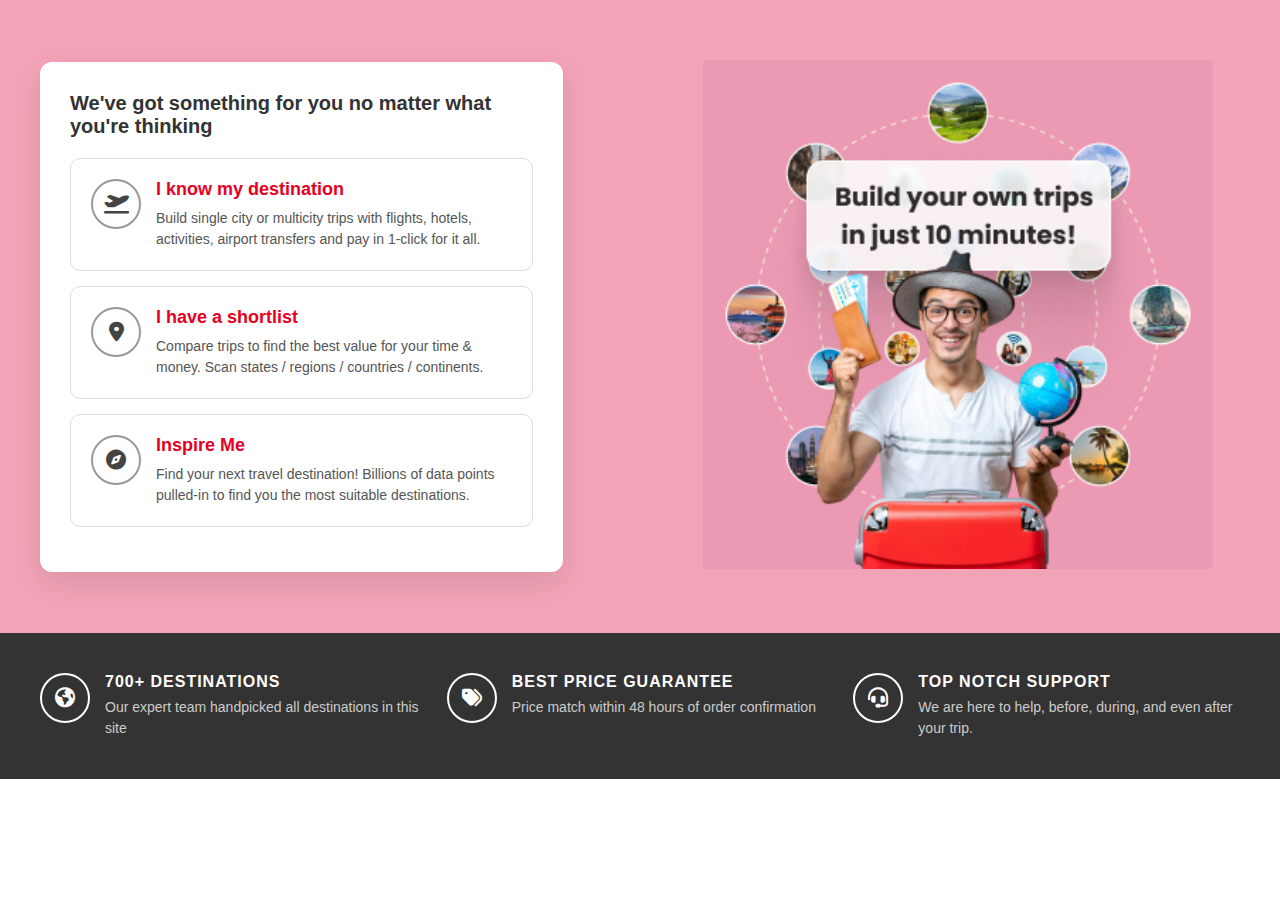
<file: cust.html>
<!DOCTYPE html>
<html lang="en">
<head>
  <meta charset="UTF-8" />
  <title>Travel Builder</title>
  <link rel="stylesheet" href="https://cdnjs.cloudflare.com/ajax/libs/font-awesome/6.5.1/css/all.min.css"/>
  <style>
    * {
      box-sizing: border-box;
      margin: 0;
      padding: 0;
      font-family: Arial, Helvetica, sans-serif;
    }

    body {
      background: #ffffff;
      color: #333;
    }

    
    .hero {
      background: #f3a3b7;
      padding: 60px 40px;
    }

    .hero-container {
      max-width: 1200px;
      margin: auto;
      display: flex;
      gap: 40px;
      align-items: center;
    }

    /* LEFT SIDE */
    .hero-left {
      background: #fff;
      border-radius: 12px;
      padding: 30px;
      width: 45%;
      box-shadow: 0 10px 30px rgba(0,0,0,0.1);
    }

    .hero-left h2 {
      margin-bottom: 20px;
      font-size: 20px;
    }

    .card {
      display: flex;
      gap: 15px;
      padding: 20px;
      border: 1px solid #ddd;
      border-radius: 10px;
      margin-bottom: 15px;
    }

    .icon {
      width: 50px;
      height: 50px;
      border-radius: 50%;
      border: 2px solid #999;
      display: flex;
      align-items: center;
      justify-content: center;
      font-size: 20px;
      color: #444;
      flex-shrink: 0;
    }

    .card h3 {
      color: #e60023;
      margin-bottom: 8px;
      font-size: 18px;
    }

    .card p {
      font-size: 14px;
      line-height: 1.5;
      color: #555;
    }

   
    .hero-right {
      position: relative;
      width: 55%;
      min-height: 450px;
    }
    .hero-right-images{
         display:flex;
        align-content:space-evenly;
        gap: 40px;
        flex-wrap: wrap;
    }
   

    .headline {
      position: absolute;
      top: 40px;
      left: 50%;
      transform: translateX(-50%);
      background: #fff;
      padding: 20px 30px;
      border-radius: 12px;
      font-size: 28px;
      font-weight: bold;
      text-align: center;
      box-shadow: 0 10px 30px rgba(0,0,0,0.15);
    }

    .person {
      position: absolute;
      bottom: 0;
      left: 50%;
      transform: translateX(-50%);
      width: 220px;
      height: 320px;
      background: #eee;
      border-radius: 20px;
    }

    
    .circle {
      position: absolute;
      width: 80px;
      height: 80px;
      border-radius: 50%;
      background: #ddd;
      border: 4px solid #fff;
    }

    .c1 { top: 20px; right: 50px; }
    .c2 { top: 140px; right: 0; }
    .c3 { bottom: 120px; right: 40px; }
    .c4 { bottom: 40px; left: 40px; }
    .c5 { top: 140px; left: 0; }

    
    .features {
      background: #333;
      color: #fff;
      padding: 40px 20px;
    }

    .features-container {
      max-width: 1200px;
      margin: auto;
      display: flex;
      justify-content: space-between;
      gap: 20px;
    }

    .feature {
      display: flex;
      gap: 15px;
      width: 33%;
    }

    .feature-icon {
      width: 50px;
      height: 50px;
      border-radius: 50%;
      border: 2px solid #fff;
      display: flex;
      align-items: center;
      justify-content: center;
      font-size: 20px;
      flex-shrink: 0;
    }

    .feature h4 {
      margin-bottom: 6px;
      letter-spacing: 1px;
    }

    .feature p {
      font-size: 14px;
      line-height: 1.5;
      color: #ccc;
    }
    .image{
      width: 80%;
      margin-left: 100px;
    }

    @media (max-width: 900px) {
      .hero-container {
        flex-direction: column;
      }

      .hero-left,
      .hero-right {
        width: 100%;
      }

      .features-container {
        flex-direction: column;
      }

      .feature {
        width: 100%;
      }
    }
  </style>
</head>
<body>

  
  <section class="hero">
    <div class="hero-container">

      <div class="hero-left">
        <h2>We've got something for you no matter what you're thinking</h2>

        <div class="card">
          <div class="icon">
            <i class="fa-solid fa-plane-departure"></i>
          </div>
          <div>
            <h3>I know my destination</h3>
            <p>
              Build single city or multicity trips with flights, hotels,
              activities, airport transfers and pay in 1-click for it all.
            </p>
          </div>
        </div>

        <div class="card">
          <div class="icon">
            <i class="fa-solid fa-location-dot"></i>
          </div>
          <div>
            <h3>I have a shortlist</h3>
            <p>
              Compare trips to find the best value for your time & money.
              Scan states / regions / countries / continents.
            </p>
          </div>
        </div>

        <div class="card">
          <div class="icon">
            <i class="fa-solid fa-compass"></i>
          </div>
          <div>
            <h3>Inspire Me</h3>
            <p>
              Find your next travel destination! Billions of data points
              pulled-in to find you the most suitable destinations.
            </p>
          </div>
        </div>
      </div>

      <div class="hero-right">
        <!-- <div class="headline">Build your own trips<br>in just 10 minutes!</div> -->
        <img src="12032025100727755858_html_4w04ztk5sc copy 2.png" class="image">

    </div>
  </section>
  <section class="features">
    <div class="features-container">

      <div class="feature">
        <div class="feature-icon">
          <i class="fa-solid fa-earth-americas"></i>
        </div>
        <div>
          <h4>700+ DESTINATIONS</h4>
          <p>Our expert team handpicked all destinations in this site</p>
        </div>
      </div>

      <div class="feature">
        <div class="feature-icon">
          <i class="fa-solid fa-tags"></i>
        </div>
        <div>
          <h4>BEST PRICE GUARANTEE</h4>
          <p>Price match within 48 hours of order confirmation</p>
        </div>
      </div>

      <div class="feature">
        <div class="feature-icon">
          <i class="fa-solid fa-headset"></i>
        </div>
        <div>
          <h4>TOP NOTCH SUPPORT</h4>
          <p>We are here to help, before, during, and even after your trip.</p>
        </div>
      </div>

    </div>
  </section>

</body>
</html>
</file>
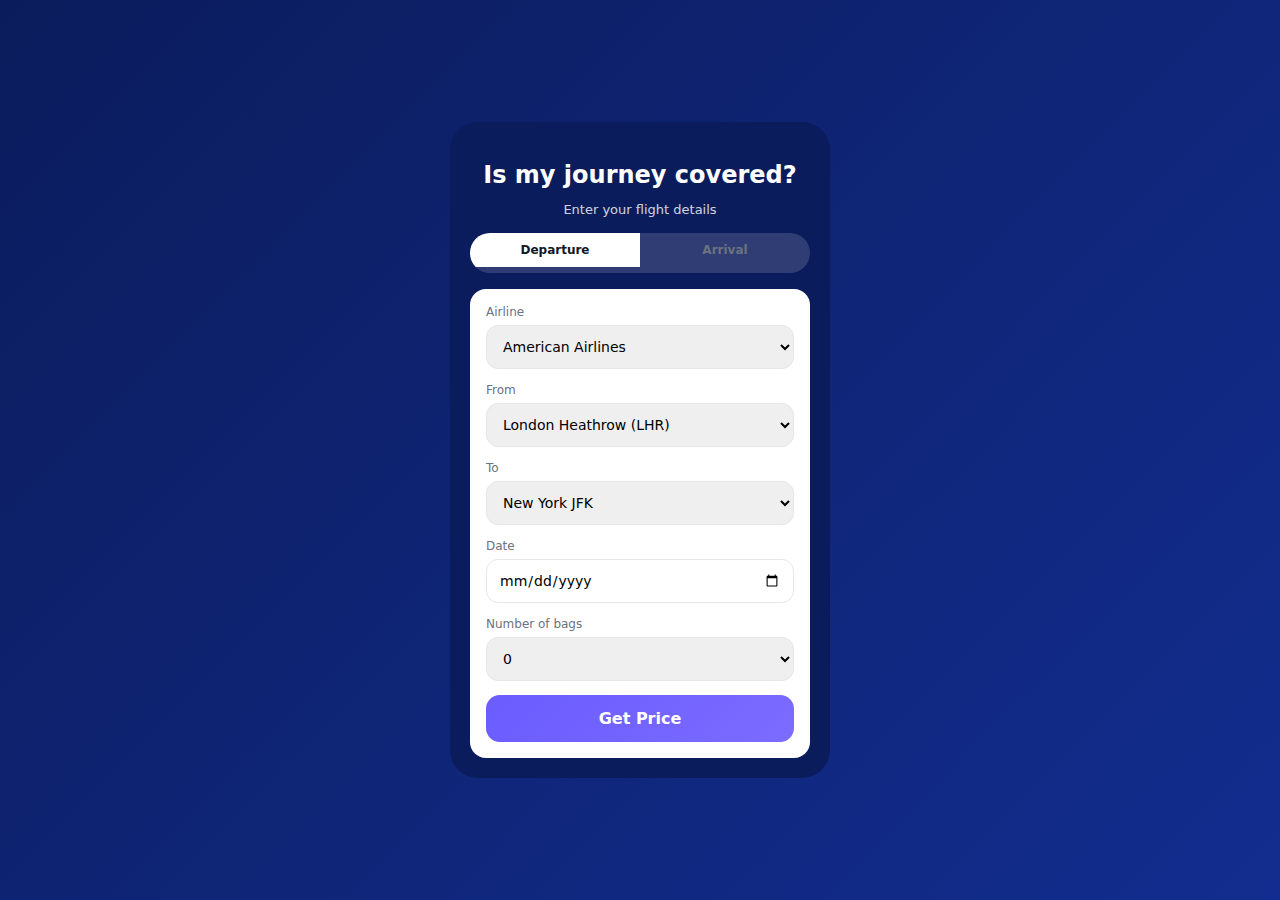
<file: dep.html>
<!DOCTYPE html>
<html lang="en">
<head>
<meta charset="UTF-8">
<meta name="viewport" content="width=device-width, initial-scale=1.0">
<title>Flight Journey</title>

<style>
:root {
  --primary: rgb(106, 92, 255);
  --dark: rgb(11, 28, 92);
  --card: rgb(255, 255, 255);
  --muted: rgb(107, 114, 128);
  --radius: 16px;
}

* {
  box-sizing: border-box;
  font-family: Inter, system-ui, sans-serif;
}

body {
  margin: 0;
  min-height: 100vh;
  background: linear-gradient(135deg, rgb(11, 28, 92), rgb(18, 45, 143));
  display: flex;
  align-items: center;
  justify-content: center;
}

.app {
  width: 380px;
  background: var(--dark);
  color: white;
  border-radius: 28px;
  padding: 20px;
  text-decoration: none;
}


h2 {
  text-align: center;
  margin-bottom: 6px;
}

p {
  text-align: center;
  font-size: 13px;
  opacity: .8;
  margin-bottom: 16px;
}


.toggle {
  display: flex;
  background: rgba(255,255,255,.15);
  border-radius: 50px;
  overflow: hidden;
  margin-bottom: 16px;
}

.toggle input {
  display: none;
}

.toggle label {
  flex: 1;
  padding: 10px;
  text-align: center;
  cursor: pointer;
  font-weight: 600;
}

.toggle input:checked + label {
  background: white;
  color: #111827;
}


.card {
  background: var(--card);
  color: rgb(17, 24, 39);
  border-radius: var(--radius);
  padding: 16px;
}


.field {
  margin-bottom: 14px;
}

label {
  font-size: 12px;
  color: var(--muted);
  display: block;
  margin-bottom: 6px;
}

select,
input {
  width: 100%;
  padding: 12px;
  border-radius: 12px;
  border: 1px solid rgb(229, 231, 235);
  font-size: 14px;
}


button {
  width: 100%;
  padding: 14px;
  border: none;
  border-radius: 14px;
  background: linear-gradient(135deg, rgb(106, 92, 255), rgb(124, 108, 255));
  color: white;
  font-size: 16px;
  font-weight: 600;
  cursor: pointer;
}

button:active {
  transform: scale(.98);
}


.result {
  margin-top: 14px;
  text-align: center;
  font-weight: 600;
  color: var(--primary);
}
</style>
</head>

<body>

<div class="app">
  <h2>Is my journey covered?</h2>
  <p>Enter your flight details</p>

  <div class="toggle">
    <input type="radio" name="trip" id="departure" checked>
    <label for="departure">Departure</label>

    <input type="radio" name="trip" id="arrival">
    <label for="arrival">Arrival</label>
  </div>

  <div class="card">

    <div class="field">
      <label>Airline</label>
      <select>
        <option>American Airlines</option>
        <option>Air France</option>
        <option>British Airways</option>
        <option>KLM</option>
        <option>SWISS</option>
        <option>Virgin Atlantic</option>
      </select>
    </div>

    <div class="field">
      <label>From</label>
      <select>
        <option>London Heathrow (LHR)</option>
        <option>New York JFK</option>
        <option>Amsterdam Schiphol</option>
        <option>Zurich Airport</option>
      </select>
    </div>

    <div class="field">
      <label>To</label>
      <select>
        <option>New York JFK</option>
        <option>London Heathrow (LHR)</option>
        <option>Amsterdam Schiphol</option>
        <option>Zurich Airport</option>
      </select>
    </div>

    <div class="field">
      <label>Date</label>
      <input type="date">
    </div>

    <div class="field">
      <label>Number of bags</label>
      <select>
        <option>0</option>
        <option>1</option>
        <option>2</option>
        <option>3</option>
      </select>
    </div>

    <button>Get Price</button>

  </div>
</div>

</body>
</html>
</file>
